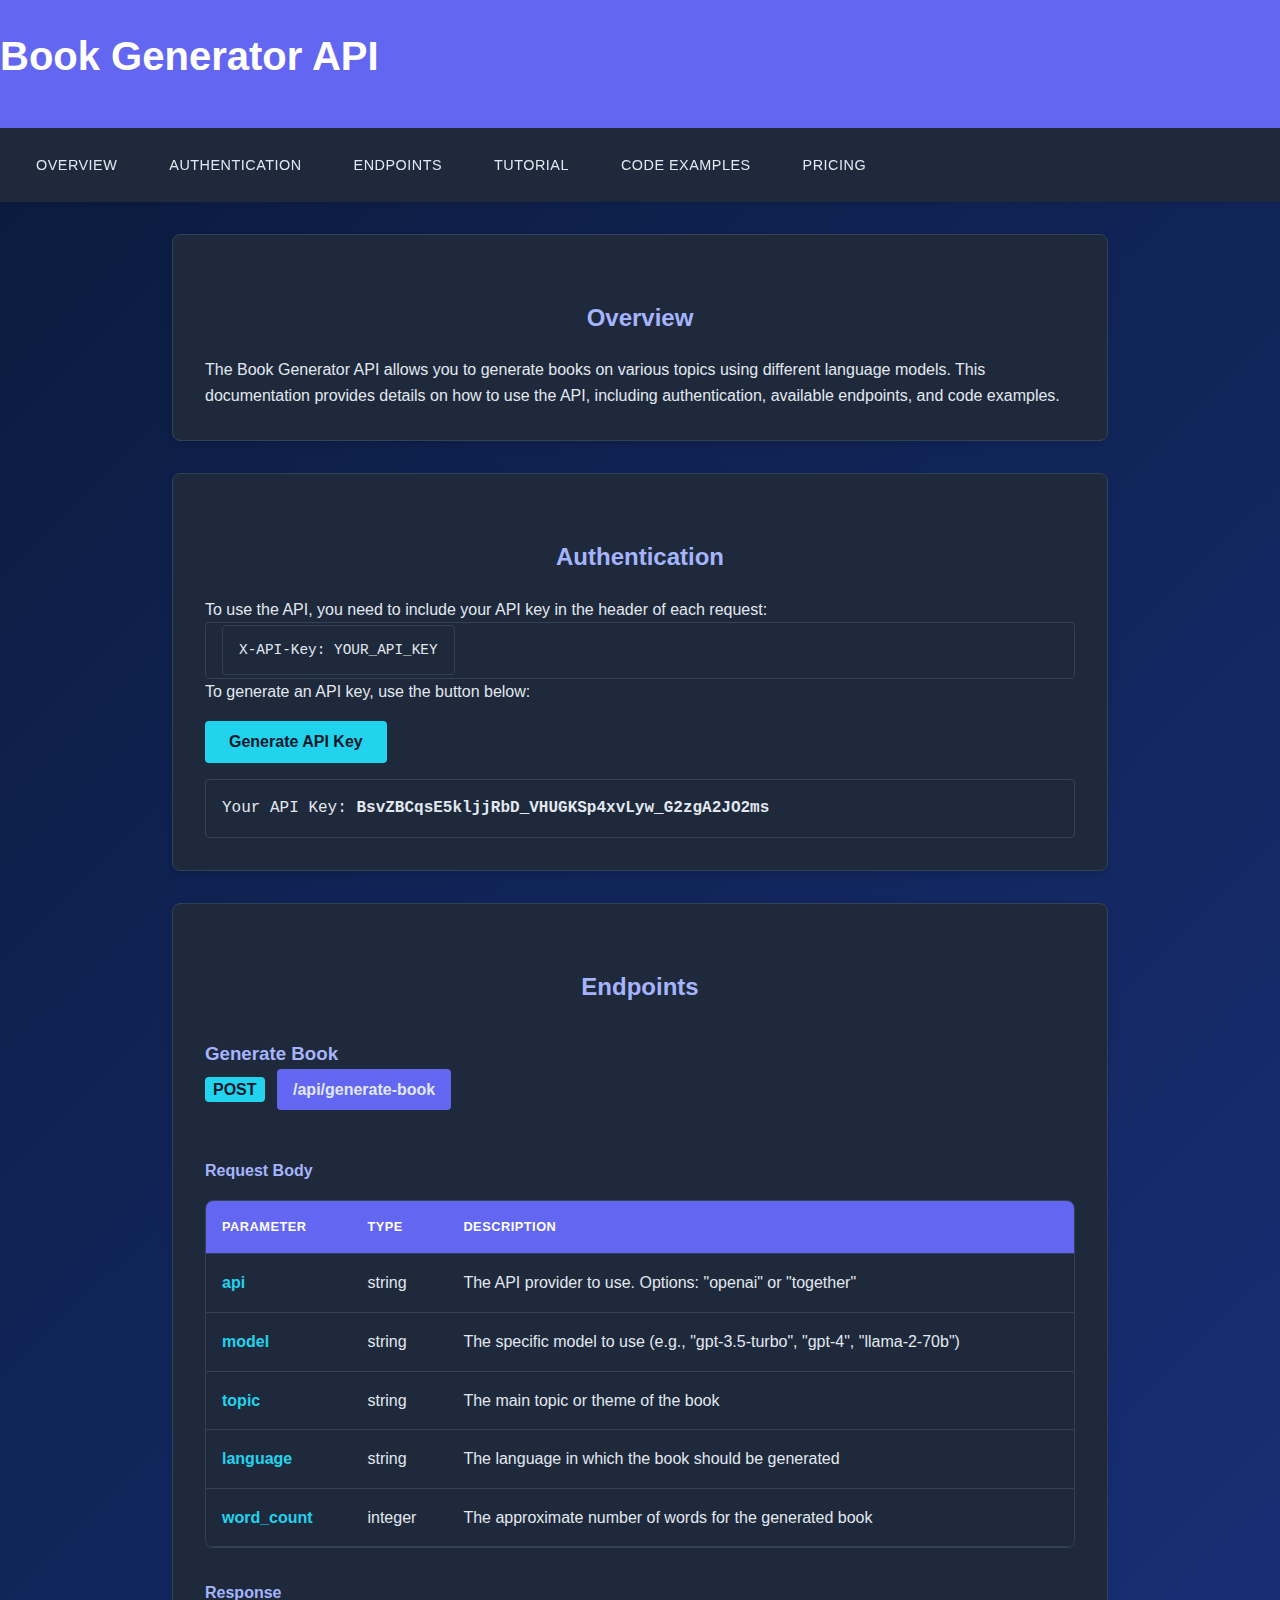
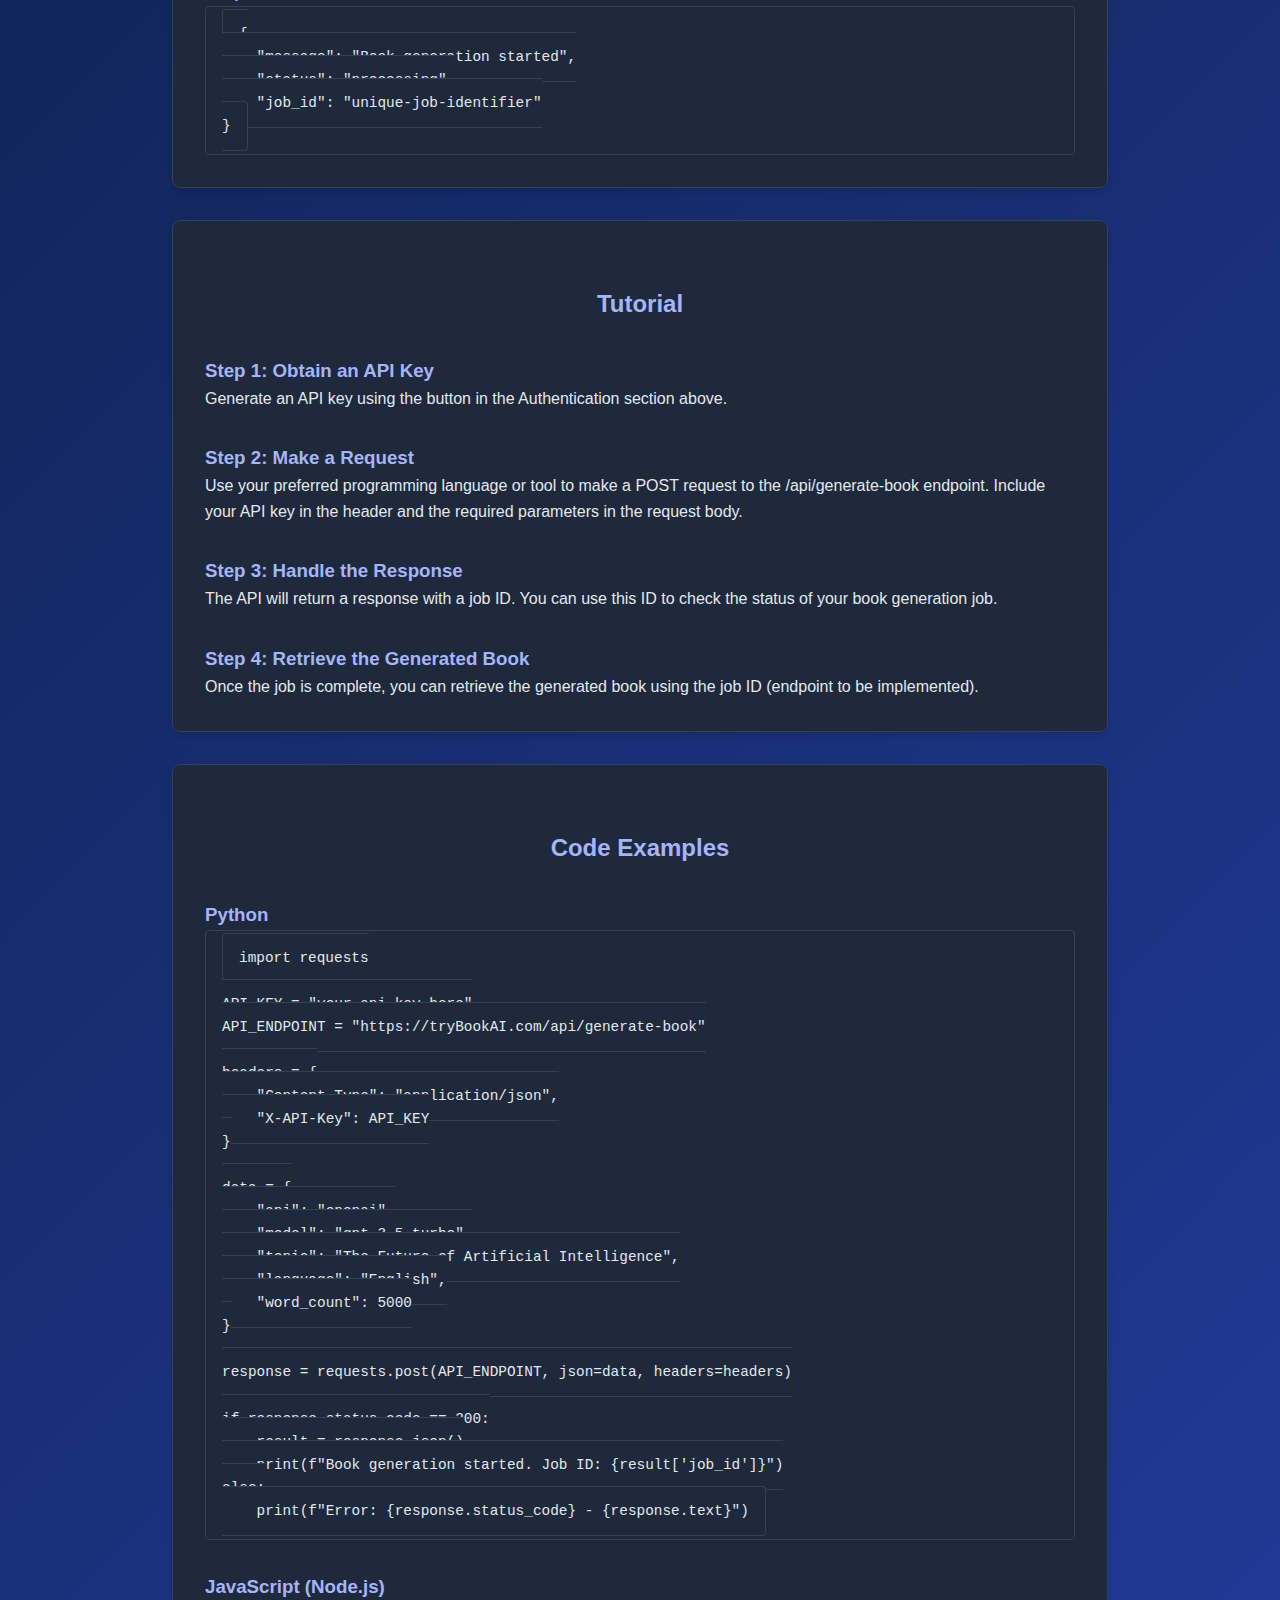
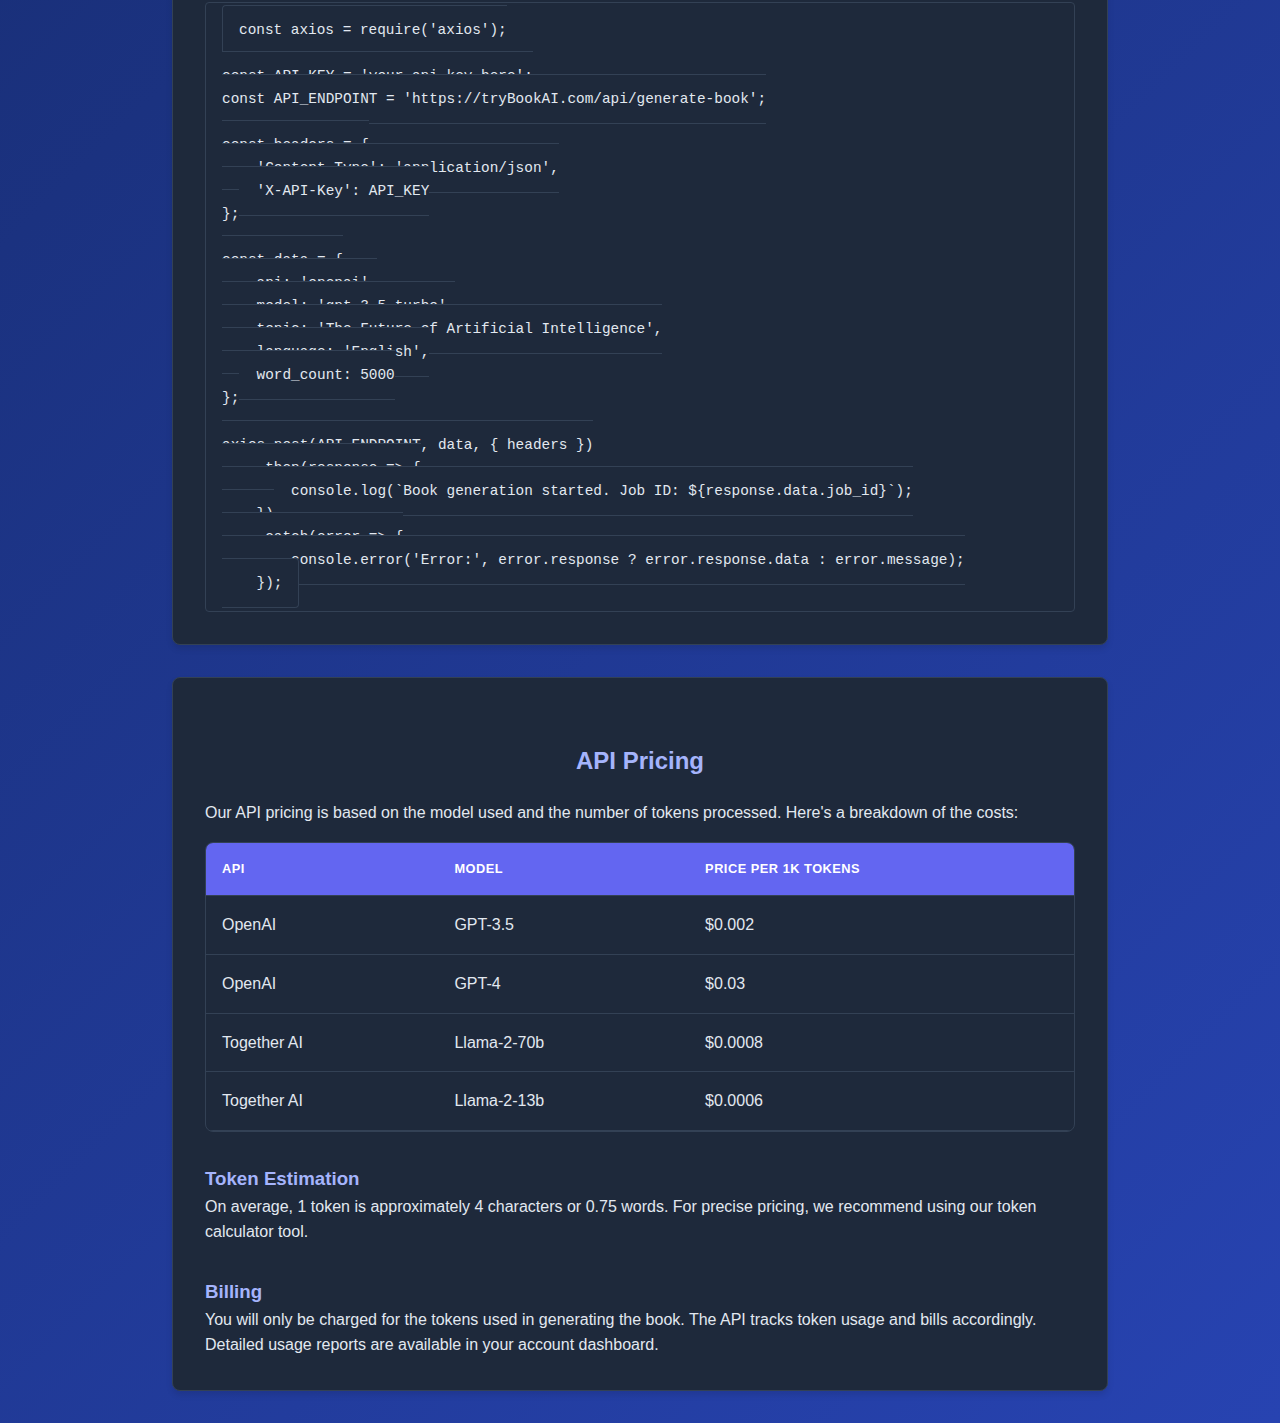
<file: api.html>
<!DOCTYPE html>
<html lang="en">
<head>
    <meta charset="UTF-8">
    <meta name="viewport" content="width=device-width, initial-scale=1.0">
    <title>API Documentation - Book Generator</title>
    <link rel="stylesheet" href="style.css">
    <style>
        section {
    background-color: var(--section-background);
    border-radius: 8px;
    padding: 2rem;
    margin-bottom: 2rem;
    box-shadow: 0 4px 6px rgba(0, 0, 0, 0.1);
    border: 1px solid var(--border-color);
}
    </style>
</head>
<body>
    <header>
        <h1>Book Generator API</h1>
    </header>
    <nav>
        <ul>
            <li><a href="#overview">Overview</a></li>
            <li><a href="#authentication">Authentication</a></li>
            <li><a href="#endpoints">Endpoints</a></li>
            <li><a href="#tutorial">Tutorial</a></li>
            <li><a href="#code-examples">Code Examples</a></li>
            <li><a href="#pricing">Pricing</a></li>
        </ul>
    </nav>
    <main>
        <section id="overview">
            <h2>Overview</h2>
            <p>The Book Generator API allows you to generate books on various topics using different language models. This documentation provides details on how to use the API, including authentication, available endpoints, and code examples.</p>
        </section>

        <section id="authentication">
            <h2>Authentication</h2>
            <p>To use the API, you need to include your API key in the header of each request:</p>
            <pre><code>X-API-Key: YOUR_API_KEY</code></pre>
            <p>To generate an API key, use the button below:</p>
            <button id="generateApiKey">Generate API Key</button>
            <div id="apiKeyDisplay" style="opacity: 1;">Your API Key: <strong>BsvZBCqsE5kljjRbD_VHUGKSp4xvLyw_G2zgA2JO2ms</strong></div>
        </section>

        <section id="endpoints">
            <h2>Endpoints</h2>
            <h3>Generate Book</h3>
            <p><span class="http-method">POST</span> <span class="endpoint">/api/generate-book</span></p>
            <h4>Request Body</h4>
            <table class="parameter-table">
                <tbody><tr>
                    <th>Parameter</th>
                    <th>Type</th>
                    <th>Description</th>
                </tr>
                <tr>
                    <td>api</td>
                    <td>string</td>
                    <td>The API provider to use. Options: "openai" or "together"</td>
                </tr>
                <tr>
                    <td>model</td>
                    <td>string</td>
                    <td>The specific model to use (e.g., "gpt-3.5-turbo", "gpt-4", "llama-2-70b")</td>
                </tr>
                <tr>
                    <td>topic</td>
                    <td>string</td>
                    <td>The main topic or theme of the book</td>
                </tr>
                <tr>
                    <td>language</td>
                    <td>string</td>
                    <td>The language in which the book should be generated</td>
                </tr>
                <tr>
                    <td>word_count</td>
                    <td>integer</td>
                    <td>The approximate number of words for the generated book</td>
                </tr>
            </tbody></table>
            <h4>Response</h4>
            <pre><code>{
    "message": "Book generation started",
    "status": "processing",
    "job_id": "unique-job-identifier"
}</code></pre>
        </section>

        <section id="tutorial">
            <h2>Tutorial</h2>
            <h3>Step 1: Obtain an API Key</h3>
            <p>Generate an API key using the button in the Authentication section above.</p>
            
            <h3>Step 2: Make a Request</h3>
            <p>Use your preferred programming language or tool to make a POST request to the /api/generate-book endpoint. Include your API key in the header and the required parameters in the request body.</p>
            
            <h3>Step 3: Handle the Response</h3>
            <p>The API will return a response with a job ID. You can use this ID to check the status of your book generation job.</p>
            
            <h3>Step 4: Retrieve the Generated Book</h3>
            <p>Once the job is complete, you can retrieve the generated book using the job ID (endpoint to be implemented).</p>
        </section>

        <section id="code-examples">
            <h2>Code Examples</h2>
            <h3>Python</h3>
            <pre><code>import requests

API_KEY = "your_api_key_here"
API_ENDPOINT = "https://tryBookAI.com/api/generate-book"

headers = {
    "Content-Type": "application/json",
    "X-API-Key": API_KEY
}

data = {
    "api": "openai",
    "model": "gpt-3.5-turbo",
    "topic": "The Future of Artificial Intelligence",
    "language": "English",
    "word_count": 5000
}

response = requests.post(API_ENDPOINT, json=data, headers=headers)

if response.status_code == 200:
    result = response.json()
    print(f"Book generation started. Job ID: {result['job_id']}")
else:
    print(f"Error: {response.status_code} - {response.text}")
</code></pre>

            <h3>JavaScript (Node.js)</h3>
            <pre><code>const axios = require('axios');

const API_KEY = 'your_api_key_here';
const API_ENDPOINT = 'https://tryBookAI.com/api/generate-book';

const headers = {
    'Content-Type': 'application/json',
    'X-API-Key': API_KEY
};

const data = {
    api: 'openai',
    model: 'gpt-3.5-turbo',
    topic: 'The Future of Artificial Intelligence',
    language: 'English',
    word_count: 5000
};

axios.post(API_ENDPOINT, data, { headers })
    .then(response =&gt; {
        console.log(`Book generation started. Job ID: ${response.data.job_id}`);
    })
    .catch(error =&gt; {
        console.error('Error:', error.response ? error.response.data : error.message);
    });
</code></pre>
        </section>

        <section id="pricing">
            <h2>API Pricing</h2>
            <p>Our API pricing is based on the model used and the number of tokens processed. Here's a breakdown of the costs:</p>
            <table>
                <thead>
                    <tr>
                        <th>API</th>
                        <th>Model</th>
                        <th>Price per 1K tokens</th>
                    </tr>
                </thead>
                <tbody>
                    <tr>
                        <td>OpenAI</td>
                        <td>GPT-3.5</td>
                        <td>$0.002</td>
                    </tr>
                    <tr>
                        <td>OpenAI</td>
                        <td>GPT-4</td>
                        <td>$0.03</td>
                    </tr>
                    <tr>
                        <td>Together AI</td>
                        <td>Llama-2-70b</td>
                        <td>$0.0008</td>
                    </tr>
                    <tr>
                        <td>Together AI</td>
                        <td>Llama-2-13b</td>
                        <td>$0.0006</td>
                    </tr>
                </tbody>
            </table>
            <h3>Token Estimation</h3>
            <p>On average, 1 token is approximately 4 characters or 0.75 words. For precise pricing, we recommend using our token calculator tool.</p>
            <h3>Billing</h3>
            <p>You will only be charged for the tokens used in generating the book. The API tracks token usage and bills accordingly. Detailed usage reports are available in your account dashboard.</p>
        </section>
    </main>
     <script>
        document.getElementById('generateApiKey').addEventListener('click', function() {
            fetch('/generate-api-key', {
                method: 'POST',
            })
            .then(response => response.json())
            .then(data => {
                const apiKeyDisplay = document.getElementById('apiKeyDisplay');
                apiKeyDisplay.innerHTML = `Your API Key: <strong>${data.api_key}</strong>`;
                apiKeyDisplay.style.opacity = '0';
                setTimeout(() => {
                    apiKeyDisplay.style.opacity = '1';
                }, 100);
            })
            .catch(error => {
                console.error('Error:', error);
                document.getElementById('apiKeyDisplay').innerHTML = 'Error generating API key';
            });
        });
    </script> 
</body>
</html>
</file>
<file: style.css>
:root {
    --gradient-1: linear-gradient(45deg, #1564B2, #63B3FF);
    --gradient-2: linear-gradient(45deg, #6A8DF1, #2743B1);
    --text-secondary: #b3b3b3;
    --text-color: #ffffff;
    --accent-color: #6A8DF1;
    --primary-bg: linear-gradient(135deg, #0A1A3B, #2743B1);
}

* {
    box-sizing: border-box;
    padding: 0;
}
body {
    font-family: "Inter", sans-serif;
    line-height: 1.6;
    background: var(--primary-bg);
    color: var(--text-color);
    overflow-x: hidden;
}
#preloader {
    position: fixed;
    top: 0;
    left: 0;
    width: 100%;
    height: 100%;
    background-color: #0b002da4;
    display: flex;
    justify-content: center;
    align-items: center;
    z-index: 9999;
    transition: opacity 0.5s ease-out; }
.loader {
    border: 5px solid #f3f3f3;
    border-top: 5px solid #c6d1d8;
    border-radius: 50%;
    width: 50px;
    height: 50px;
    animation: spin 1s linear infinite;
}
#three-container {
    position: absolute;
    top: 0;
    left: 0;
    width: 100%;
    height: 100%;
    z-index: -1; }
.container{
    width: 90%;
    max-width: 1200px;
    margin: auto;
    padding: 20px;
}

@media (max-width: 768px) {
 header {
    flex-direction: column;
    align-items: flex-start;
 }
}

header{
    display: flex;
    justify-content: space-between;
    align-items: center;
    padding: 20px 0;
    flex-wrap: wrap;
}

.logo {
    font-size: 24px;
    font-weight: 700;
    display: flex;
    align-items: center;
}

.logo-icon {
    width: 30px;
    height: 30px;
    background: var(--gradient-1);
    border-radius: 50px;
    margin-right: 10px;
}

@media (max-width: 768px)  {
    nav{
        margin-top: 20px;
    }
}

nav {
    display: flex;
    align-items: center;
    flex-wrap: wrap;
}

@media (max-width: 768px) {
    nav a {
        margin: 10px 20px 10px 0;
    }
}

nav a {
    color: var(--text-color);
    text-decoration: none;
    margin-left: 20px;
    font-weight: 300;
    transition: color 0.3s ease;
}

#auth-button, #profile-button, #logout-button {
    display: inline-block;
    padding: 10px 20px;
    background-image: var(--gradient-1);
    color: white;
    text-decoration: none;
    border-radius: 4px;
    transition: background-color 0.3s;
}
.modal {
    display: none;
    position: fixed;
    z-index: 1000;
    left: 0;
    top: 0;
    width: 100%;
    height: 100%;
    overflow: auto;
    background-color: rgba(0,0,0,0.4);
}
.modal-content {
    background-color: #fefefe;
    margin: 10% auto;
    padding: 30px;
    border-radius: 8px;
    box-shadow: 0 4px 6px rgba(0,0,0,0.1);
    width: 90%;
    max-width: 400px;
    animation: slidedown 0.3s;
}
.close {
    color: #ffffff;
    float: right;
    font-size: 28px;
    font-weight: bold;
    cursor: pointer;
    transition: color 0.3s;
}
h2 {
    margin-bottom: 20px;
    font-size: 24px;
    color: #ffffff;
    text-align: center;
}
form {
    display: flex;
    flex-direction: column;
    gap: 15px;
}

input {
    padding: 12px;
    border: 1px solid #ddd;
    border-radius: 4px;
    font-size: 16px;
    transition: border-color 0.3s;
}
.switch-link {
    text-align: center;
    color: #1564B2;
    cursor: pointer;
    margin-top: 15px;
    transition: color 0.3s;
}
.hero {
    text-align: center;
    padding: 130px 0 0px 40px;
    position: relative;
}
.hero {
    z-index: 1;
}
h1 {
    font-size: 48px;
    margin-bottom: 20px;
    line-height: 1.2;
}
.highlight {
    background: var(--gradient-2);
    -webkit-background-clip: text;
    -webkit-text-fill-color: transparent;
    position: relative;
}
.highlight::after {
    content: "";
    position: absolute;
    left: 0;
    bottom: -5px;
    width: 100%;
    height: 3px;
    background: var(--gradient-1);
}
.subtitle {
    font-size: 18px;
    max-width: 600px;
    margin: 0 auto 40px;
    color: var(--text-secondary);
}
.cta {
    display: inline-block;
    background: var(--gradient-1);
    color: var(--text-color);
    text-decoration: none;
    padding: 12px 30px;
    border-radius: 30px;
    font-weight: 600;
    transition: transform 0.3s ease;
}
.prestigious-users {
    margin-top: 30px;
    text-align: center;
    background: rgba(255, 255, 255, 0.05);
    border-radius: 10px;
    padding: 40px;
}
.prestigious-users h2 {
    margin-bottom: 20px;
}
.prestigious-users p {
    margin-bottom: 30px;
    color: var(--text-secondary);
}
.university-logos {
    display: flex;
    justify-content: space-around;
    align-items: center;
    flex-wrap: wrap;
}
@media (max-width: 768px) {
    .university-logos img {
        max-width: 80px;
    }
}
.university-logos img {
    max-width: 120px;
    height: auto;
    margin: 10px;
  /*filter: brightness(0) invert(1); */
    opacity: 0.7;
    transition: opacity 0.3s ease;
}
.main-content {
    margin-top: 80px;
    position: relative;
}
.ai-demo {
    background: rgba(30, 144, 255, 0.05);
    border-radius: 10px;
    padding: 10px;
    text-align: center;
    position: relative;
    overflow: hidden;
    background-image: url(Screenshot\ 2024-10-26\ 205649.png);
    background-size: 104.8%;
}
.ai-demo img {
    max-width: 100%;
    border-radius: 10px;
    box-shadow: 0 10px 30px rgba(0, 105, 225, 0.1);
    transition: transform 0.3s ease;

}
.floating-ui.top-left {
        top: 20px;
        left: 20px;
}
.floating-ui {
    position: absolute;
    background: rgba(106, 141, 241, 0.2);
    backdrop-filter: blur(10px);
    border-radius: 10px;
    padding: 10px;
    display: flex;
    align-items: center;
    transition: opacity 0.3s ease;
}
.floating-icon {
    width: 24px;
    height: 24px;
    background: var(--gradient-1);
    border-radius: 50%;
    margin-right: 10px;
}
.floating-ui.bottom-right {
    bottom: 20px;
    right: 20px;
}
.features {
    display: flex;
    justify-content: space-around;
    margin-top: 80px;
    flex-wrap: wrap; 
}
@media (max-width: 768px) {
    .feature {
        flex-basis: calc(50% - 20px);
    }
}
.feature {
    text-align: center;
    flex-basis: clac(25% - 20px);
    margin-bottom: 40px;
    transition: transform 0.3s ease;
}
.feature-icon {
    width: 60px;
    height: 60px;
    background: var(--gradient-2);
    border-radius: 50%;
    margin: 0 auto 20px;
    display: flex;
    justify-content: center;
    align-items: center;
    font-size: 24px;
    color: var(--text-color);
}
.fa, .fas {
    font-weight: 900;
}
.fa, .far, .fas {
    font-family: "Font Awesome 5 Free";
}
.fa, .fab, .fad, .fal, .far, .fas {
    -webkit-font-smoothing: antialiased;
    display: inline-block;
    font-style: normal;
    font-variant: normal;
    text-rendering: auto;
    line-height: 1;
}
.fa-robot:before {
    content: "\f544";
}
.fa-book:before {
    content: "\f02d";
}
.fa-download:before {
    content: "\f019";
}
.fa-language:before {
    content: "\f1ab";
}
.how-it-works, .roadmap {
    margin-top: 80px;
    background: rgba(255, 255, 255, 0.05);
    border-radius: 10px;
    padding: 40px;
}
.step-container, .roadmap-container {
    display: flex;
    justify-content: space-between;
    flex-wrap: wrap;
}
@media (max-width: 768px) {
    .step, .roadmap-item {
        flex-basis: 100%;
    }
}
.step, .roadmap-item {
    flex-basis: calc(50% - 20px);
    margin-bottom: 40px;
    display: flex;
    align-items: flex-start;
}
.step-icon, .roadmap-icon {
    width: 50px;
    height: 50px;
    background: var(--gradient-1);
    border-radius: 50%;
    display: flex;
    justify-content: center;
    align-items: center;
    font-size: 24px;
    color: var(--text-color);
    margin-right: 20px;
    flex-shrink: 0;
}
.fa-magic:before {
    content: "\f0d0"
}
.step-content, .roadmap-content {
     flex-grow: 1;
}
.step h3, .roadmap-item h3 {
    margin-top: 0;
}
.fa-pencil-alt:before {
    content: "\f303";
}
.fa-cogs:before {
    content: "\f085";
}
.fa-check-circle:before {
    content: "\f058";
}
.book-samples {
    margin-top: 80px;
    text-align: center;
}
.samples-container {
    display: flex;
    justify-content: space-around;
    flex-wrap: wrap;
    margin-top: 40px;
}
@media (max-width: 768px) {
    .book-sample {
        flex-basis: calc(50% - 20px);
    }
}
.book-sample {
    flex-basis: calc(33.333% - 40px);
    margin-bottom: 40px;
    background: rgba(255, 255, 255, 0.05);
    border-radius: 10px;
    padding: 20px;
    transition: transform 0.3s ease;
}
.book-cover-1 {
    width: 200px;
    height: 300px;
    margin: 0 auto 20px;
    background-image: url(sciencefiction.jpg);
    background-position: center;
    background-size: 100% 100%;
    border-radius: 5px;
    display: flex;
    justify-content: center;
    align-items: center;
    font-weight: bold;
    color: var(--text-color);
    font-size: 18px;
    text-align: center;
    padding: 10px;
}
.book-excerpt {
    font-style: italic;
    color: var(--text-secondary);
    margin-bottom: 10px;
}
.read-more {
    display: inline-block;
    margin-top: 10px;
    color: var(--accent-color);
    text-decoration: none;
    transition: color 0.3s ease;
}
.book-cover-2 {
    width: 200px;
    height: 300px;
    margin: 0 auto 20px;
    background-image: url(mysterybook.jpg);
    background-position: center;
    background-size: 100% 100%;
    border-radius: 5px;
    display: flex;
    justify-content: center;
    align-items: center;
    font-weight: bold;
    color: var(--text-color);
    font-size: 18px;
    text-align: center;
    padding: 10px;
}
.book-cover-3 {
    width: 200px;
    height: 300px;
    margin: 0 auto 20px;
    background-image: url(fantasypic.jpg);
    background-position: center;
    background-size: 100% 100%;
    border-radius: 5px;
    display: flex;
    justify-content: center;
    align-items: center;
    font-weight: bold;
    color: var(--text-color);
    font-size: 18px;
    text-align: center;
    padding: 10px;
}
.main-content {
    margin-top: 80px;
    position: relative;
}

iframe {
    border-top-width: 0px;
    border-bottom-width: 0px;
    border-left-width: 0px;
    border-right-width: 0px;
}
.testimonials {
    margin-top: 80px;
    text-align: center;
}
.testimonial-container {
    display: flex;
    justify-content: space-between;
    flex-wrap: wrap;
    margin-top: 40px;
}
@media (max-width: 768px) {
    .testimonial {
        flex-basis: 100%;
    }
}
.testimonial {
    background: rgba(255, 255, 255, 0.05);
    border-radius: 10px;
    padding: 20px;
    margin-top: 20px;
    flex-basis: calc(50% - 20px);
    transition: transform 0.3s ease;
}
.newsletter {
    margin-top: 80px;
    text-align: center;
    background: rgba(255, 255, 255, 0.1);
    border-radius: 10px;
    padding: 40px;
}
.newsletter form {
    display: flex;
    justify-content: center;
    margin-top: 20px;
}
.newsletter input[type="email"] {
    padding: 10px;
    border: none;
    border-radius: 5px 0 0 5px;
    width: 60%;
    max-width: 300px;
}
.newsletter button {
    background: var(--gradient-1);
    color: var(--text-color);
    border: none;
    padding: 10px 20px;
    border-radius: 0 5px 5px 0;
    cursor: pointer;
    transition: transform 0.3s ease;
}
footer {
    margin-top: 80px;
    text-align: center;
    padding: 20px 0;
    border-top: 1px solid rgba(255, 255, 255, 0.1);
}
footer a {
    color: var(--text-secondary);
    text-decoration: none;
    margin: 0 10px;
    transition: color 0.3s ease;
}


/* for api style */
:root {
    --primary-color: #6366f1;
    --secondary-color: #a5b4fc;
    --background-color: #0f172a;
    --text-color: #e2e8f0;
    --accent-color: #22d3ee;
    --code-background: #1e293b;
    --section-background: #1e293b;
    --border-color: #334155;
}
* {
    box-sizing: border-box;
    margin: 0;
    padding: 0;
}
body {
    font-family: 'Inter', sans-serif;
    line-height: 1.6;
    color: var(--text-color);
    background-color: var(--background-color);
    margin: 0;
    padding: 0;
}
header {
    background-color: var(--primary-color);
    padding: 2rem 0;
    text-align: center;
    box-shadow: 0 4px 6px rgba(0, 0, 0, 0.1);
}
h1 {
    font-size: 2.5rem;
    margin-bottom: 1rem;
    color: #ffffff;
    text-align: center;
}
nav {
    background-color: var(--section-background);
    padding: 1rem 0;
    position: sticky;
    top: 0;
    z-index: 1000;
    box-shadow: 0 2px 4px rgba(0, 0, 0, 0.1);
}
@media (max-width: 768px) {
    nav ul {
        flex-direction: column;
        align-items: center;
    }
}
nav ul {
    display: flex;
    justify-content: center;
    flex-wrap: wrap;
    list-style-type: none;
    padding: 0;
    margin: 0;
}
@media (max-width: 768px) {
    nav ul li {
        margin: 0.5rem 0;
    }
}
nav ul li {
    margin: 0.5rem 1rem;
}
nav ul li a {
    color: var(--text-color);
    text-decoration: none;
    font-weight: 500;
    transition: color 0.3s ease;
    font-size: 0.9rem;
    text-transform: uppercase;
    letter-spacing: 0.5px;
}
@media (max-width: 768px) {
    main {
        padding: 0 1rem;
    }
}
main {
    max-width: 1000px;
    margin: 2rem auto;
    padding: 0 2rem;
}
@media (max-width: 768px) {
    section {
        padding: 1.5rem;
    }
}
section {
    border-radius: 8px;
    padding: 2rem;
    margin-bottom: 2rem;
}
h2, h3, h4 {
    margin-top: 2rem;
    color: var(--secondary-color);
}
pre, code {
    font-family: 'Fira Code', monospace;
    background-color: var(--code-background);
    border-radius: 4px;
    padding: 1rem;
    overflow-x: auto;
    white-space: pre-wrap;
    word-wrap: break-word;
    font-size: 0.9rem;
    border: 1px solid var(--border-color);
}
button {
    background-color: var(--accent-color);
    color: var(--background-color);
    border: none;
    padding: 0.75rem 1.5rem;
    border-radius: 4px;
    cursor: pointer;
    font-size: 1rem;
    font-weight: 600;
    transition: background-color 0.3s ease, transform 0.2s ease;
    margin-top: 1rem;
}
#apiKeyDisplay {
    margin-top: 1rem;
    padding: 1rem;
    background-color: var(--code-background);
    border-radius: 4px;
    font-family: 'Fira Code', monospace;
    border: 1px solid var(--border-color);
    word-break: break-all;
}
.http-method {
    background-color: var(--accent-color);
    color: var(--background-color);
    padding: 0.25rem 0.5rem;
    border-radius: 4px;
    font-weight: bold;
    margin-right: 0.5rem;
}
.endpoint {
    background-color: var(--primary-color);
    padding: 0.5rem 1rem;
    border-radius: 4px;
    font-weight: bold;
    display: inline-block;
    margin-bottom: 1rem;
}
@media (max-width: 768px) {
    table, th, td {
        font-size: 0.85rem;
    }
}
table {
    width: 100%;
    border-collapse: separate;
    border-spacing: 0;
    margin-top: 1rem;
    overflow: hidden;
    border-radius: 8px;
    border: 1px solid var(--border-color);
}
@media (max-width: 768px) {
    table, th, td {
        font-size: 0.85rem;
    }
}
th {
    background-color: var(--primary-color);
    font-weight: 600;
    text-transform: uppercase;
    letter-spacing: 0.5px;
    font-size: 0.8rem;
    color: #ffffff;
}
th, td {
    padding: 1rem;
    text-align: left;
    border-bottom: 1px solid var(--border-color);
}
.parameter-table td:first-child {
    font-weight: bold;
    color: var(--accent-color);
}

/* for blog content
</file>
